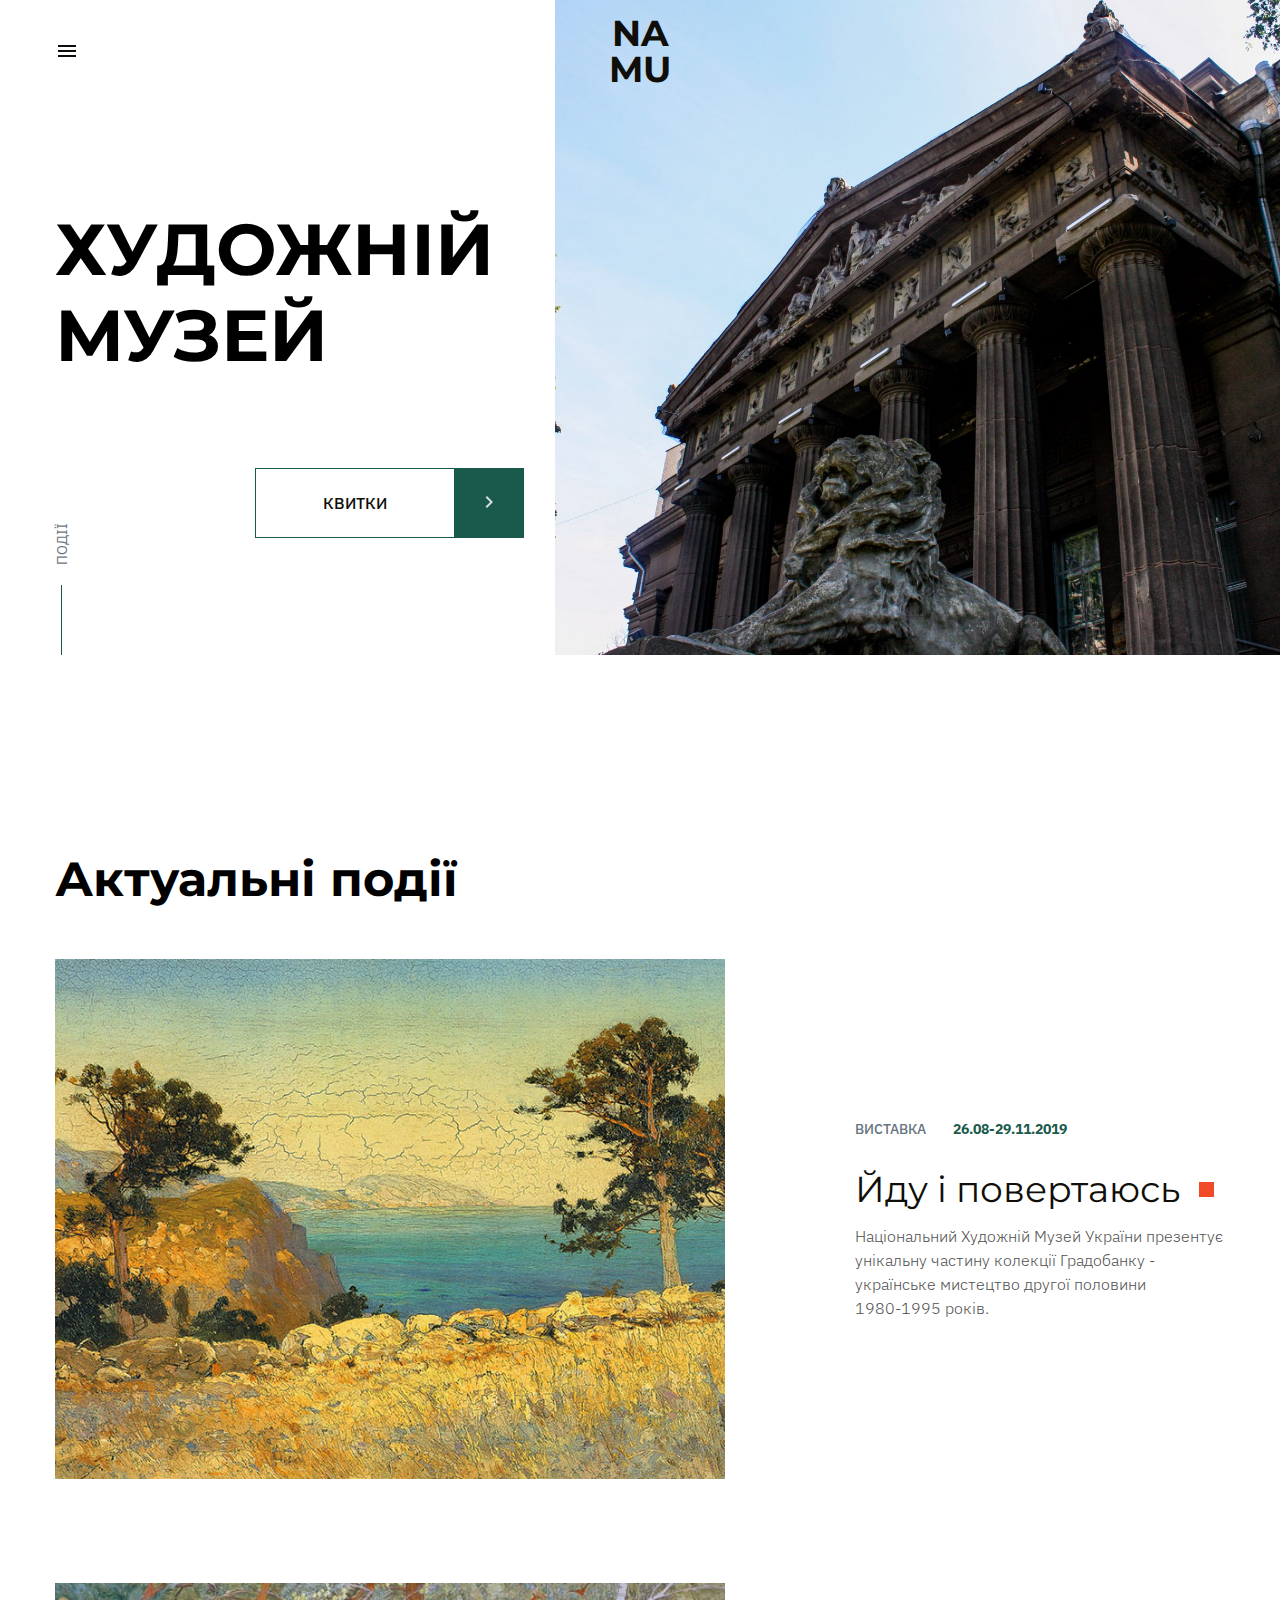
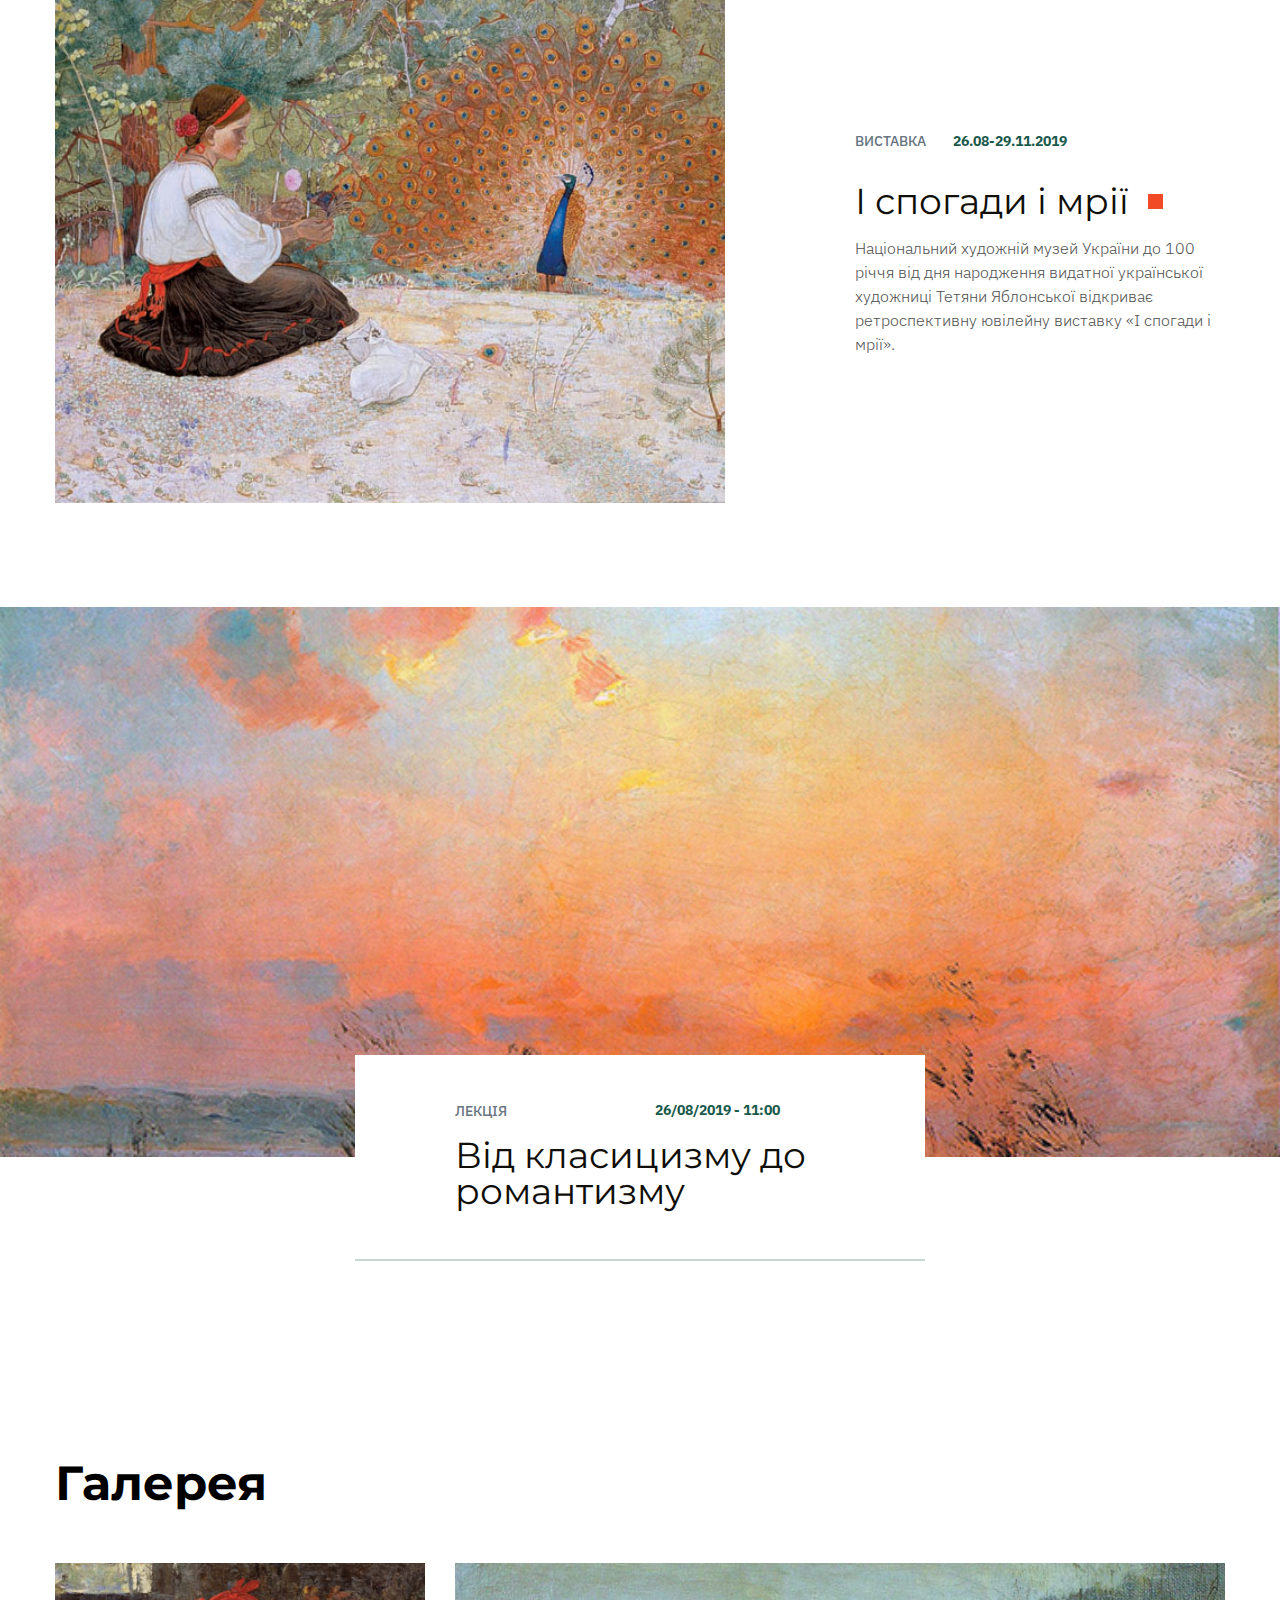
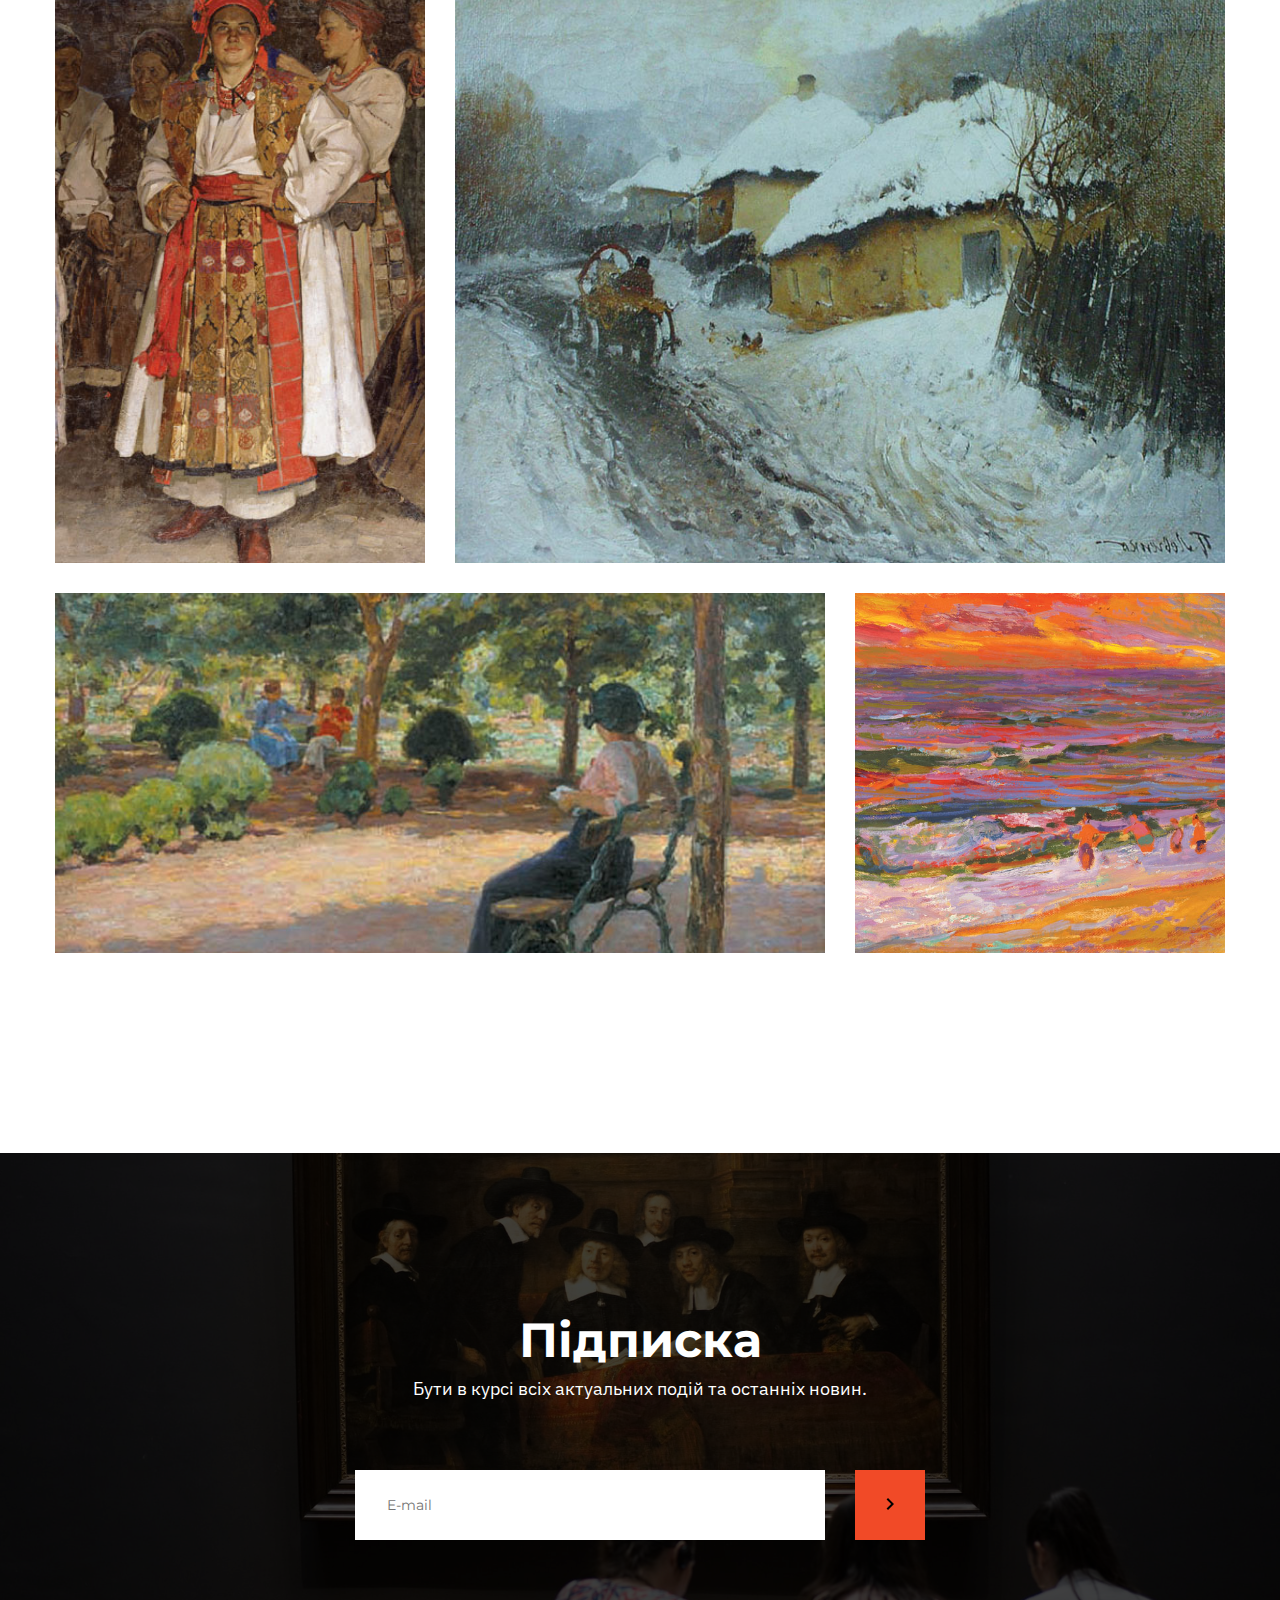
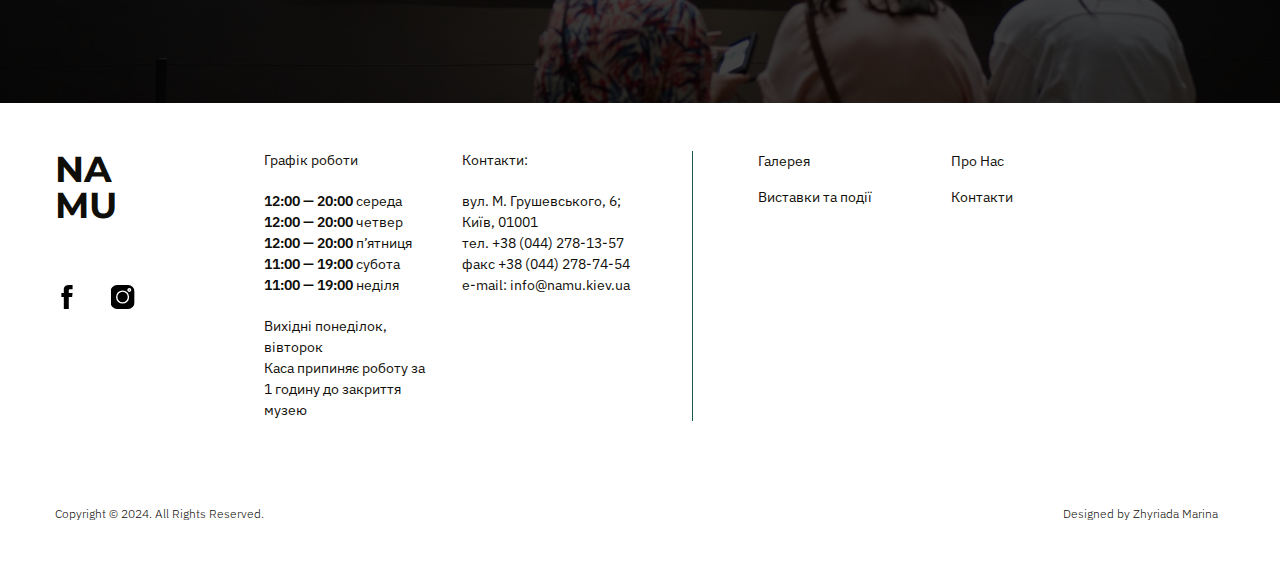
<file: index.html>
<!doctype html><html lang="en" class="page"><head><meta charset="utf-8"><meta name="viewport" content="width=device-width, initial-scale=1.0"><title>Museum NAMU</title><link rel="preconnect" href="https://fonts.googleapis.com"><link rel="preconnect" href="https://fonts.gstatic.com" crossorigin><link href="https://fonts.googleapis.com/css2?family=IBM+Plex+Sans:wght@300;400;500;600;700&display=swap" rel="stylesheet"><link rel="preconnect" href="https://fonts.googleapis.com"><link rel="preconnect" href="https://fonts.gstatic.com" crossorigin><link href="https://fonts.googleapis.com/css2?family=Montserrat:wght@100..900&display=swap" rel="stylesheet"><link rel="stylesheet" href="index.520b3a89.css"></head><body class="page__body"> <div class="page__container"> <header class="header page__header"> <a href="#menu" class="header__icon-menu icon"></a> <a href="#" class="header__logo logo"> NA <br> MU </a> <div class="header__photo-container"></div> <h1 class="header__title">Художній музей</h1> <a href="#" class="header__buy-ticket"> Квитки </a> <div class="header__event">Події</div> </header> <aside class="menu page__menu" id="menu"> <nav class="menu__nav nav"> <ul class="nav__list"> <li class="nav__item"> <a class="nav__link" href="#galery"> Галерея </a> </li> <li class="nav__item"> <a class="nav__link" href="#about_us"> Про Нас </a> </li> <li class="nav__item"> <a class="nav__link" href="#events"> Виставки та події </a> </li> <li class="nav__item"> <a class="nav__link" href="#contacts"> Контакти </a> </li> </ul> </nav> <section class="menu__schedule schedule"> <h3 class="menu__section-title schedule__title">Графік роботи</h3> <ul class="schedule__list"> <li class="schedule__item"> <span class="schedule__time">12:00 — 20:00</span> <span class="schedule__day">середа</span> </li> <li class="schedule__item"> <span class="schedule__time">12:00 — 20:00</span> <span class="schedule__day">четвер</span> </li> <li class="schedule__item"> <span class="schedule__time">12:00 — 20:00</span> <span class="schedule__day">п’ятниця</span> </li> <li class="schedule__item"> <span class="schedule__time">11:00 — 19:00</span> <span class="schedule__day">субота</span> </li> <li class="schedule__item"> <span class="schedule__time">11:00 — 19:00</span> <span class="schedule__day">неділя</span> </li> </ul> <p class="schedule__info"> Вихідні понеділок, вівторок <br> Каса припиняє роботу за 1 годину до закриття музею </p> </section> </aside> <main class="main"> <section id="events" class="main__section main__section--events"> <h2 class="main__section-title">Актуальні події</h2> <div class="main__section-content"> <section class="event event--go-and-return"> <img src="go-and-return.46806c7b.jpg" alt="Crimean coast. Art by Sergii Vasylkivskyi" class="event__photo"> <div class="event__content"> <p class="event__info"> <span class="event__type">виставка</span> <span class="event__date">26.08-29.11.2019</span> </p> <h3 class="event__title">Йду і повертаюсь</h3> <p class="event__desc"> Національний Художній Музей України презентує унікальну частину колекції Градобанку - українське мистецтво другої половини <span class="no-wrap">1980-1995</span> років. </p> </div> </section> <section class="event event--memories_and_dreams"> <img src="memories-and-dreams.fe372968.jpg" alt="The Girl and the Peacock. Art by Petro Kholodnyi" class="event__photo"> <div class="event__content"> <p class="event__info"> <span class="event__type">виставка</span> <span class="event__date">26.08-29.11.2019</span> </p> <h3 class="event__title">І спогади і мрії</h3> <p class="event__desc"> Національний художній музей України до 100 річчя від дня народження видатної української художниці Тетяни Яблонської відкриває ретроспективну ювілейну виставку «І спогади і мрії». </p> </div> </section> <section class="event event--from-classicism-to-romanticism event--lecture"> <img src="from-classicism-to-romaticism.aae74a9c.jpg" alt="“Sunset at the Lake. Art by Sergii Vasylkivskyi" class="event__photo"> <div class="event__content"> <p class="event__info"> <span class="event__type">лекція</span> <span class="event__date">26/08/2019 - 11:00</span> </p> <h3 class="event__title">Від класицизму до романтизму</h3> </div> </section> </div> </section> <section id="galery" class="main__section main__section--galery"> <h2 class="main__section-title">Галерея</h2> <ul class="galery main__section-content"> <li class="galery__item galery__item--active galery__item--tall"> <img src="picture-1.77ec3f95.jpg" alt="picture-1" class="galery__photo"> </li> <li class="galery__item galery__item--big"> <img src="picture-2.ea6cc3d8.jpg" alt="picture-2" class="galery__photo"> </li> <li class="galery__item galery__item--wide"> <img src="picture-3.d4248c3e.jpg" alt="picture-3" class="galery__photo"> </li> <li class="galery__item galery__item--small"> <img src="picture-4.23040e59.jpg" alt="picture-4" class="galery__photo"> </li> <li class="galery__item galery__item--change-sequence"> <img src="picture-gus.0a696436.jpg" alt="picture-gus" class="galery__photo"> </li> </ul> <ul class="galery__control"> <li class="galery__control-item galery__control-item--active"></li> <li class="galery__control-item"></li> <li class="galery__control-item"></li> <li class="galery__control-item"></li> </ul> </section> <section id="about_us" class="main__section main__section--subscription subscription"> <h2 class="main__section-title subscription__title">Підписка</h2> <p class="subscription__desc"> Бути в курсі всіх актуальних подій та останніх новин. </p> <form class="subscription__form"> <input type="email" name="user-email" placeholder="E-mail" required class="subscription__input"> <button type="submit" class="subscription__button"></button> </form> </section> </main> <footer class="footer"> <div class="footer__top"> <a href="#" class="footer__logo logo"> NA <br> MU </a> <div class="footer__social-media"> <a href="https://www.facebook.com/namu.museum/" target="_blank" class="footer__facebook-logo icon"></a> <a href="https://www.instagram.com/namu.museum/" target="_blank" class="footer__instagram-logo icon"></a> </div> </div> <section class="footer__schedule schedule"> <h3 class="footer__section-title schedule__title">Графік роботи</h3> <ul class="schedule__list"> <li class="schedule__item"> <span class="schedule__time">12:00 — 20:00</span> <span class="schedule__day">середа</span> </li> <li class="schedule__item"> <span class="schedule__time">12:00 — 20:00</span> <span class="schedule__day">четвер</span> </li> <li class="schedule__item"> <span class="schedule__time">12:00 — 20:00</span> <span class="schedule__day">п’ятниця</span> </li> <li class="schedule__item"> <span class="schedule__time">11:00 — 19:00</span> <span class="schedule__day">субота</span> </li> <li class="schedule__item"> <span class="schedule__time">11:00 — 19:00</span> <span class="schedule__day">неділя</span> </li> </ul> <p class="schedule__info"> Вихідні понеділок, вівторок <br> Каса припиняє роботу за 1 годину до закриття музею </p> </section> <section id="contacts" class="contacts footer__contacts"> <h3 class="contacts__title footer__section-title">Контакти:</h3> <p class="contacts__info"> вул. М. Грушевського, 6; Київ, 01001 <br> тел. +38 (044) 278-13-57 <br> факс +38 (044) 278-74-54 <br> e-mail: info@namu.kiev.ua <br> </p> </section> <a href="#" class="footer__arrow"></a> <nav class="footer__nav nav"> <ul class="nav__list"> <li class="nav__item"> <a class="nav__link" href="#galery"> Галерея </a> </li> <li class="nav__item"> <a class="nav__link" href="#about_us"> Про Нас </a> </li> <li class="nav__item"> <a class="nav__link" href="#events"> Виставки та події </a> </li> <li class="nav__item"> <a class="nav__link" href="#contacts"> Контакти </a> </li> </ul> </nav> <div class="footer__bottom"> <p class="footer__copyright footer__copyright--designer"> Designed by Zhyriada Marina </p> <p class="footer__copyright footer__copyright--rights"> Copyright © 2024. All Rights Reserved. </p> </div> </footer> </div> <script src="index.11cfbc3c.js"></script> </body></html>
</file>
<file: index.520b3a89.css>
@font-face{font-family:"IBM Plex Sans",sans-serif;src:url(IBMPlexSans-Regular.0c0cef83.ttf)format("ttf");font-weight:400;font-style:normal}@font-face{font-family:"IBM Plex Sans",sans-serif;src:url(IBMPlexSans-SemiBold.868bf5e1.ttf)format("ttf");font-weight:500;font-style:normal}@font-face{font-family:"IBM Plex Sans",sans-serif;src:url(IBMPlexSans-SemiBold.868bf5e1.ttf)format("ttf");font-weight:600;font-style:normal}@font-face{font-family:"IBM Plex Sans",sans-serif;src:url(IBMPlexSans-Bold.a7d2e24b.ttf)format("ttf");font-weight:700;font-style:normal}@font-face{font-family:Montserrat,sans-serif;src:url(Montserrat-Regular.5c4ab150.ttf)format("ttf");font-weight:400;font-style:normal}@font-face{font-family:Montserrat,sans-serif;src:url(Montserrat-Medium.48abe2d9.ttf)format("ttf");font-weight:500;font-style:normal}@font-face{font-family:Montserrat,sans-serif;src:url(Montserrat-SemiBold.fab6947e.ttf)format("ttf");font-weight:600;font-style:normal}@font-face{font-family:Montserrat,sans-serif;src:url(Montserrat-Bold.1b1f71c4.ttf)format("ttf");font-weight:700;font-style:normal}@keyframes arrow-move{0%{transform:translate(0)}30%{transform:translate(10px)}70%{transform:translate(10px)}to{transform:translate(0)}}.page{scroll-behavior:smooth}.page__body{width:100vw;min-width:320px;margin:0}.page__container{box-sizing:border-box;width:100%;padding-inline:20px}@media (width>=640px){.page__container{padding-inline:34px}}@media (width>=1280px){.page__container{padding-inline:55px}}.page__menu{opacity:0;pointer-events:none;margin:0;transition:all .5s;position:fixed;top:0;left:0;right:0;transform:translate(100%)}.page__menu:target{opacity:1;pointer-events:all;transform:translate(0)}.page:has(.page__menu:target){overflow:hidden}.container{box-sizing:border-box;width:100%;padding-inline:20px}@media (width>=640px){.container{padding-inline:34px}}@media (width>=1280px){.container{padding-inline:55px}}.logo{color:#0f0e08;font-family:Montserrat,sans-serif;font-weight:700;line-height:1;text-decoration:none;transition:transform .3s}.logo:hover{transform:scale(1.08)}.header{--column:2;grid-template-columns:repeat(var(--column),1fr);grid-template-rows:300px auto;column-gap:20px;width:100%;display:grid}@media (width>=640px){.header{--column:6}}@media (width>=1280px){.header{--column:12;column-gap:30px}}@media (width>=640px){.header{grid-template-rows:127px 130px 127px}}@media (width>=1280px){.header{grid-template-rows:206px 172px 277px}}.header__icon-menu{z-index:2;background:url(icon-burger-menu.3804cec3.svg);grid-area:1/1;margin-top:27px;display:block}@media (width>=640px){.header__icon-menu{margin-top:39px}}.header__photo-container{grid-area:1/1/auto/-1;justify-content:center;display:flex;position:relative}.header__photo-container:after{content:"";z-index:-1;background:url(museum.b60cee27.jpg) 45%/cover;width:calc(100% + 40px);height:100%;display:block;position:absolute;top:0;left:-20px;transform:matrix(-1,0,0,1,0,0)}@media (width>=640px){.header__photo-container:after{width:calc(100% + 30px);left:0}}@media (width>=1280px){.header__photo-container:after{width:calc(100% + 55px);left:0}}@media (width>=640px){.header__photo-container{grid-area:1/4/-1/-1}}@media (width>=1280px){.header__photo-container{grid-area:1/6/-1/-1}}.header__logo{text-align:center;z-index:2;grid-area:1/1/auto/-1;height:-moz-fit-content;height:fit-content;margin-top:9px;font-size:30px;display:block}@media (width>=640px){.header__logo{grid-area:1/4/auto/6;margin-top:15px;font-size:36px}}@media (width>=1280px){.header__logo{grid-column:6/8}}.header__title{box-sizing:border-box;text-align:center;text-transform:uppercase;color:#000;grid-column:1/-1;height:93px;margin:20px 0 0;font-family:Montserrat,sans-serif;font-size:45px;font-weight:700;line-height:1}@media (width>=640px){.header__title{text-align:left;grid-area:2/1/auto/4;margin:0;font-size:calc(7.14286vw - .714287px);line-height:1.2}}@media (width>=768px){.header__title{font-size:54px}}@media (width>=1280px){.header__title{font-size:72px}}.header__buy-ticket{--square-size:50px;--right-shift:-50px;box-sizing:border-box;color:#0f0e08;text-transform:uppercase;height:var(--square-size);width:calc(100% - var(--square-size));border:1px solid #1a5a4c;grid-column:1/-1;justify-content:center;align-items:center;margin-top:20px;font-family:IBM Plex Sans,sans-serif;font-size:16px;font-weight:500;line-height:1;text-decoration:none;display:flex;position:relative}.header__buy-ticket:hover:after{animation:1s ease-in-out 3 alternate arrow-move}@media (width>=640px){.header__buy-ticket{--square-size:70px;--right-shift:-70px;grid-area:3/1/auto/4;width:200px;margin-top:38px}}@media (width>=1280px){.header__buy-ticket{width:calc(100% - var(--square-size));grid-column:3/6;justify-self:stretch;margin-top:90px}}.header__buy-ticket:before{content:"";width:var(--square-size);height:var(--square-size);right:var(--right-shift);background-color:#1a5a4c;justify-content:center;align-items:center;display:flex;position:absolute}.header__buy-ticket:after{content:url(icon-arrow.8b3877c7.svg);width:var(--square-size);height:var(--square-size);right:var(--right-shift);justify-content:center;align-items:center;display:flex;position:absolute}.header__event{text-transform:uppercase;color:#687480;writing-mode:vertical-lr;padding-top:90px;font-family:IBM Plex Sans,sans-serif;font-size:14px;line-height:1;display:none;transform:rotate(180deg)}@media (width>=1280px){.header__event{flex-direction:column;grid-area:3/1;justify-content:center;justify-self:start;gap:20px;display:flex;position:relative}.header__event:before{content:"";background-color:#1a5a4c;width:1px;height:70px;display:block;position:absolute;top:0}}.main{--column:2;grid-template-columns:repeat(var(--column),1fr);column-gap:20px;margin:0;display:grid}@media (width>=640px){.main{--column:6}}@media (width>=1280px){.main{--column:12;column-gap:30px}}.main__section{grid-column:1/-1}.main__section--events{margin-top:70px}@media (width>=640px){.main__section--events{margin-top:88px}}@media (width>=1280px){.main__section--events{margin-top:200px}}.main__section--events .main__section-content{flex-direction:column;gap:60px;display:flex}@media (width>=640px){.main__section--events .main__section-content{gap:64px}}@media (width>=1280px){.main__section--events .main__section-content{gap:104px}}.main__section--galery{margin-top:100px}@media (width>=640px){.main__section--galery{margin-top:88px}}@media (width>=1280px){.main__section--galery{margin-top:200px}}.main__section--subscription{--subscription-height:386px;margin-top:100px;padding-bottom:88px}@media (width>=640px){.main__section--subscription{--subscription-height:380px;margin-top:92px;padding-bottom:82px}}@media (width>=1280px){.main__section--subscription{--subscription-height:550px;margin-top:200px;padding-bottom:163px}}.main__section--subscription:before{content:"";background-blend-mode:color;height:var(--subscription-height);z-index:-1;background-color:#000000bf;background-image:url(footer-bg.87441af8.jpg),none;background-position:50%;background-repeat:repeat,repeat;background-size:cover;background-attachment:scroll,scroll;background-origin:padding-box,padding-box;background-clip:border-box,border-box;width:100%;display:block;position:absolute;left:0}.main__section-title{text-align:center;margin:0;font-family:Montserrat,sans-serif;font-size:36px;font-weight:700;line-height:1}@media (width>=640px){.main__section-title{text-align:left;font-size:48px}}.event{--column:2;grid-template-columns:repeat(var(--column),1fr);column-gap:20px;display:grid}@media (width>=640px){.event{--column:6}}@media (width>=1280px){.event{--column:12;column-gap:30px}}.event--go-and-return{padding-top:40px}@media (width>=640px){.event--go-and-return{padding-top:48px}}@media (width>=1280px){.event--go-and-return{padding-top:56px}}.event--lecture .event__content{background:#fff;margin-top:159px;padding-block:20px;box-shadow:0 2px #1a5a4c40}@media (width>=640px){.event--lecture .event__content{margin:-84px 65px 0;padding:45px 55px 50px;position:static}}@media (width>=1280px){.event--lecture .event__content{grid-column:4/span 6;grid-template-columns:repeat(6,1fr);column-gap:30px;margin:448px 0 0;padding:45px 0 50px;display:grid;position:static}}.event--lecture .event__photo{object-fit:cover;z-index:-1;width:100%;margin-top:6px;position:absolute;left:0}@media (width>=640px){.event--lecture .event__photo{height:390px;margin-top:48px;position:static}}@media (width>=1280px){.event--lecture .event__photo{width:100%;height:550px;margin-top:0;position:absolute}}.event--lecture .event__info{margin:0;padding-inline:20px}@media (width>=640px){.event--lecture .event__info{grid-column:1/-1;grid-template-columns:repeat(6,1fr);column-gap:30px;width:100%;padding:0;display:grid}}@media (width>=1280px){.event--lecture .event__info{grid-column:2/-2;grid-template-columns:repeat(4,1fr);width:100%;padding:0}.event--lecture .event__type{grid-column:1}}@media (width>=640px){.event--lecture .event__date{grid-column:4/-1;margin-left:0}}@media (width>=1280px){.event--lecture .event__date{grid-column:3/-1}}.event--lecture .event__title{text-align:center;justify-content:center;height:auto;margin-top:20px}@media (width>=640px){.event--lecture .event__title{text-align:left;grid-column:1/-1;justify-content:start;margin-top:16px}}@media (width>=1280px){.event--lecture .event__title{grid-column:2/-2;width:100%;margin-top:16px}}.event__photo{object-fit:cover;grid-column:1/-1;width:100%;height:210px}@media (width>=640px){.event__photo{height:520px}}@media (width>=1280px){.event__photo{grid-column:1/span 7}}.event__content{grid-column:1/-1}@media (width>=640px){.event__content{grid-column:1/-1;grid-template-rows:auto auto auto;grid-template-columns:repeat(6,1fr);column-gap:20px;display:grid}}@media (width>=1280px){.event__content{grid-column:9/-1;align-content:center}}.event__info{align-items:center;margin:16px 0 0;font-family:IBM Plex Sans,sans-serif;font-size:16px;display:flex}@media (width>=640px){.event__info{grid-area:1/1/auto/3;margin-top:40px}}@media (width>=1280px){.event__info{grid-column:1/-1;gap:27px;margin-top:0}}.event__type{color:#687480;text-transform:uppercase;font-weight:500;line-height:1}@media (width>=640px){.event__type{font-size:14px}}.event__date{color:#1a5a4c;margin-left:auto;font-weight:700;line-height:1.5}@media (width>=640px){.event__date{font-size:14px}}@media (width>=1280px){.event__date{margin-left:0}}.event__title{color:#0f0e08;align-items:center;height:34px;margin:10px 0 0;font-family:Montserrat,sans-serif;font-size:28px;font-weight:400;line-height:1;display:flex}@media (width>=640px){.event__title{grid-area:2/1/auto/5;height:39px;margin-top:30px;font-size:36px}}@media (width>=1280px){.event__title{grid-column:1/-1;margin-top:30px}}.event__title:not(:last-child):after{--square-size:10px;content:"";width:var(--square-size);height:var(--square-size);background:#f14a27;margin-left:.8ch;display:block}@media (width>=640px){.event__title:not(:last-child):after{--square-size:15px}}.event__desc{color:#4e4e4e;margin:10px 0 0;font-family:IBM Plex Sans,sans-serif;font-size:16px;font-weight:300;line-height:1.5}@media (width>=640px){.event__desc{grid-area:3/1/auto/5;margin-top:15px}}@media (width>=1280px){.event__desc{grid-column:1/-1;margin-top:15px}}.no-wrap{white-space:nowrap}.galery{--galery-photo-width:280px;--galery-photo-height:410px;height:var(--galery-photo-height);grid-template-columns:repeat(4,var(--galery-photo-width));grid-row:var(--galery-photo-height);grid-auto-flow:column;column-gap:16px;margin:0;padding-top:40px;padding-left:0;list-style:none;display:grid;overflow:hidden}@media (width>=640px){.galery{--galery-photo-width:340px;--galery-photo-height:543px;column-gap:20px;padding-top:48px}}@media (width>=1280px){.galery{--column:2;grid-template-columns:repeat(var(--column),1fr);grid-template-rows:600px 360px;gap:30px;height:auto;padding-top:56px;display:grid}}@media (width>=1280px) and (width>=640px){.galery{--column:6}}@media (width>=1280px) and (width>=1280px){.galery{--column:12;column-gap:30px}}.galery__item{padding:0;transform:scaleX(-1)}@media (width>=1280px){.galery__item--tall{grid-column:1/span 4}.galery__item--big{grid-column:5/-1}.galery__item--wide{grid-area:2/1/auto/span 8}.galery__item--small{grid-area:2/9/auto/-1}}.galery__item--change-sequence{grid-area:1/2;transform:scaleX(1)}@media (width>=1280px){.galery__item--change-sequence{display:none}}.galery__photo{height:var(--galery-photo-height);object-fit:cover;width:100%;transition:height .3s;display:flex}@media (width>=1280px){.galery__photo{width:100%;height:100%}}.galery__control{justify-content:center;gap:22px;margin:25px 0 0;padding-left:0;list-style:none;display:flex}@media (width>=640px){.galery__control{margin-top:32px}}@media (width>=1280px){.galery__control{display:none}}.galery__control-item{--control-size:9px;width:var(--control-size);height:var(--control-size);background-color:#e0e0e0;border-radius:50%}.galery__control-item--active{background-color:#1a5a4c}.subscription{--column:2;grid-template-columns:repeat(var(--column),1fr);column-gap:20px;display:grid}@media (width>=640px){.subscription{--column:6}}@media (width>=1280px){.subscription{--column:12;column-gap:30px}}.subscription__title{color:#fff;grid-column:1/-1;margin-top:88px}@media (width>=640px){.subscription__title{text-align:center;margin-top:82px}}@media (width>=1280px){.subscription__title{margin-top:163px}}.subscription__desc{color:#fff;text-align:center;grid-column:1/-1;margin:20px 0 0;font-family:IBM Plex Sans,sans-serif;font-size:18px;line-height:1.5}@media (width>=640px){.subscription__desc{text-align:left;grid-column:2/-2;margin-top:16px;line-height:1}}@media (width>=1280px){.subscription__desc{text-align:center;grid-column:4/span 6}}.subscription__form{--form-height:50px;height:var(--form-height);grid-column:1/-1;width:100%;margin-top:50px;display:flex}@media (width>=640px){.subscription__form{--form-height:70px;grid-column:2/-2;gap:16px;margin-top:64px}}@media (width>=1280px){.subscription__form{grid-column:4/span 6;gap:30px;margin-top:72px}}.subscription__input{box-sizing:border-box;color:#687480;border:0;outline:none;flex-grow:1;height:100%;padding:0 0 0 24px;font-family:Montserrat,sans-serif;font-size:14px;line-height:1}@media (width>=1280px){.subscription__input{padding-left:32px}}.subscription__button{aspect-ratio:1;background:#f14a27;border:0;justify-content:center;align-items:center;height:100%;padding:0;display:flex}.subscription__button:hover:after{animation:1s ease-in-out 3 alternate arrow-move}.subscription__button:after{content:url(icon-arrow-black.2081132d.svg)}.footer{color:#0f0e08;--column:2;grid-template-columns:repeat(var(--column),1fr);column-gap:20px;padding-block:50px 56px;font-family:IBM Plex Sans,sans-serif;font-size:14px;line-height:1.5;display:grid}@media (width>=640px){.footer{--column:6}}@media (width>=1280px){.footer{--column:12;column-gap:30px}}@media (width>=640px){.footer{padding-top:51px}}@media (width>=1280px){.footer{padding-top:48px}}.footer__top{grid-column:1/-1;justify-content:space-between;display:flex}@media (width>=640px){.footer__top{flex-direction:column;grid-column:1;justify-content:flex-start;gap:62px}}.footer__logo{transform-origin:0;font-size:36px}.footer__social-media{gap:20px;display:flex}@media (width>=640px){.footer__social-media{gap:32px}}@media (width>=1280px){.footer__social-media{gap:auto;justify-content:space-between}}.footer__facebook-logo{background:url(icon-facebook-logo.9e8c3530.svg) 50% no-repeat}.footer__instagram-logo{background:url(icon-instagram-logo.d65e3833.svg) 50% no-repeat}@media (width>=640px){.footer__schedule{grid-column:2/span 2}}@media (width>=1280px){.footer__schedule{grid-column:3/span 2}}@media (width>=640px){.footer__contacts{grid-column:4/span 2}}@media (width>=1280px){.footer__contacts{grid-column:5/span 2}}.footer__section-title{font-size:inherit;margin:40px 0 0;font-weight:400;line-height:1.4}@media (width>=640px){.footer__section-title{margin-top:0}}.footer__arrow{aspect-ratio:1;background:url(icon-arrow-up.26b1a45a.svg) 50% no-repeat;border:1px solid #1a5a4c;border-radius:50%;grid-column:2;justify-self:end;width:50px}@media (width>=640px){.footer__arrow{display:none}}.footer__nav{border-top:1px solid #1a5a4c;grid-column:1/-1;margin-top:15px;padding-top:40px}@media (width>=640px){.footer__nav{grid-column:2/span 4;margin-top:87px;padding-top:60px}}@media (width>=1280px){.footer__nav{border-top:none;border-left:1px solid #1a5a4c;grid-column:7/span 4;margin-top:0;margin-left:32px;padding-top:0;padding-left:65px}}.footer__bottom{grid-column:1/-1;row-gap:10px;margin-top:75px;font-size:12px;font-weight:300;line-height:1.4;display:grid}@media (width>=640px){.footer__bottom{--column:2;grid-template-columns:repeat(var(--column),1fr);column-gap:20px;display:grid}}@media (width>=640px) and (width>=640px){.footer__bottom{--column:6}}@media (width>=640px) and (width>=1280px){.footer__bottom{--column:12;column-gap:30px}}@media (width>=1280px){.footer__bottom{margin-top:85px}}.footer__copyright{text-align:center;margin:0}@media (width>=640px){.footer__copyright--designer{grid-column:-3/-1}.footer__copyright--rights{text-align:left;grid-area:1/1/auto/span 2}}@media (width>=1280px){.footer__copyright--rights{grid-column:1/span 3}}.schedule__list{margin:20px 0 0;padding-left:0;list-style:none}.schedule__time{font-weight:600}.schedule__info,.contacts__info{margin:20px 0 0}.nav__list{--column:2;grid-template-columns:repeat(var(--column),1fr);gap:15px 20px;margin:0;padding:0;list-style:none;display:grid}@media (width>=1280px){.nav__list{grid-template-columns:2fr 1fr;column-gap:40px}}.nav__link{color:inherit;margin:0;line-height:1;text-decoration:none}.icon{aspect-ratio:1;width:24px;transition:transform .3s}.icon:hover{transform:scale(1.2)}.menu{box-sizing:border-box;color:#fff;background:#1a5a4c;height:auto;overflow:auto}
/*# sourceMappingURL=index.520b3a89.css.map */
</file>
